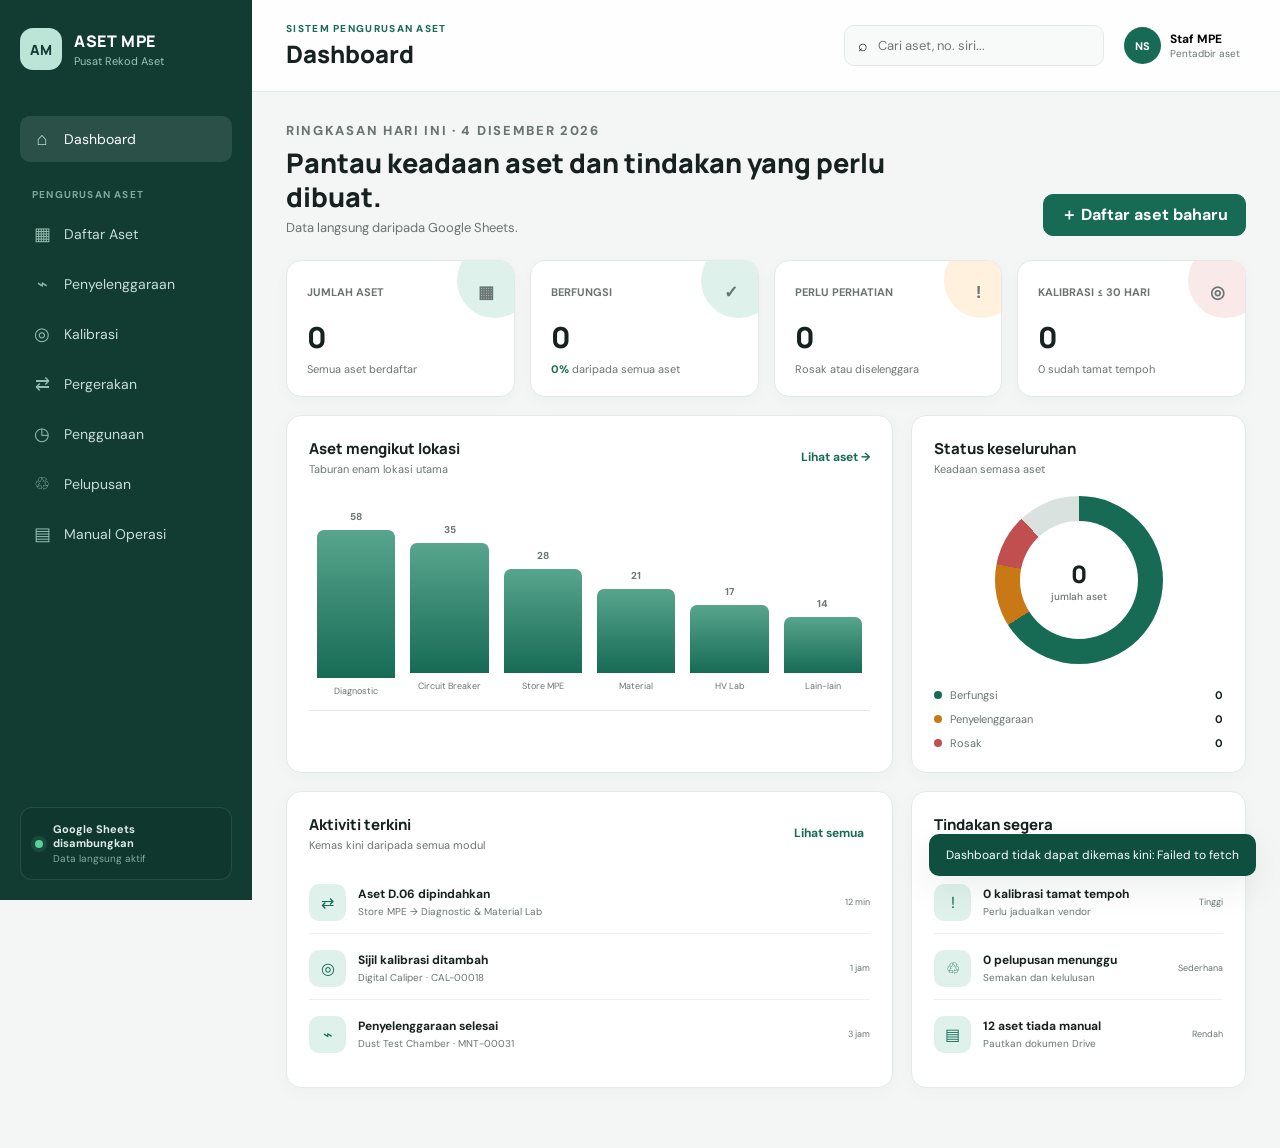
<file: index.html>
<!doctype html>
<html lang="ms">
  <head>
    <meta charset="UTF-8" />
    <meta name="viewport" content="width=device-width, initial-scale=1.0" />
    <meta
      name="description"
      content="Sistem pengurusan aset MPE untuk pendaftaran, penyelenggaraan, kalibrasi, pergerakan, penggunaan, pelupusan dan manual operasi."
    />
    <title>ASET MPE — Sistem Pengurusan Aset</title>
    <link rel="preconnect" href="https://fonts.googleapis.com" />
    <link rel="preconnect" href="https://fonts.gstatic.com" crossorigin />
    <link
      href="https://fonts.googleapis.com/css2?family=DM+Sans:wght@400;500;600;700&family=Manrope:wght@600;700;800&display=swap"
      rel="stylesheet"
    />
    <link rel="stylesheet" href="assets/css/styles.css" />
  </head>
  <body>
    <div class="app-shell">
      <aside class="sidebar" id="sidebar">
        <a class="brand" href="#dashboard" aria-label="ASET MPE">
          <span class="brand-mark">AM</span>
          <span><strong>ASET MPE</strong><small>Pusat Rekod Aset</small></span>
        </a>

        <nav class="main-nav" aria-label="Navigasi utama">
          <a href="#dashboard" data-route="dashboard" class="active"><span>⌂</span> Dashboard</a>
          <p>Pengurusan aset</p>
          <a href="#assets" data-route="assets"><span>▦</span> Daftar Aset</a>
          <a href="#maintenance" data-route="maintenance"><span>⌁</span> Penyelenggaraan</a>
          <a href="#calibration" data-route="calibration"><span>◎</span> Kalibrasi</a>
          <a href="#movements" data-route="movements"><span>⇄</span> Pergerakan</a>
          <a href="#usage" data-route="usage"><span>◷</span> Penggunaan</a>
          <a href="#disposals" data-route="disposals"><span>♲</span> Pelupusan</a>
          <a href="#manuals" data-route="manuals"><span>▤</span> Manual Operasi</a>
        </nav>

        <div class="sidebar-footer" id="connectionStatus">
          <span class="status-dot"></span>
          <div><strong>Memeriksa sambungan</strong><small>Sila tunggu...</small></div>
        </div>
      </aside>

      <main class="main-content">
        <header class="topbar">
          <button class="icon-button menu-button" id="menuButton" aria-label="Buka menu">☰</button>
          <div>
            <p class="eyebrow">SISTEM PENGURUSAN ASET</p>
            <h1 id="pageTitle">Dashboard</h1>
          </div>
          <div class="topbar-actions">
            <label class="search-field">
              <span>⌕</span>
              <input id="globalSearch" type="search" placeholder="Cari aset, no. siri..." />
            </label>
            <button class="profile" aria-label="Profil pengguna">
              <span>NS</span>
              <span><strong>Staf MPE</strong><small>Pentadbir aset</small></span>
            </button>
          </div>
        </header>

        <section id="app" class="page" aria-live="polite"></section>
      </main>
    </div>

    <div class="modal-backdrop" id="modal" hidden>
      <div class="modal" role="dialog" aria-modal="true" aria-labelledby="modalTitle">
        <button class="modal-close" id="modalClose" aria-label="Tutup">×</button>
        <p class="eyebrow">REKOD BAHARU</p>
        <h2 id="modalTitle">Tambah rekod</h2>
        <form id="recordForm" class="record-form"></form>
      </div>
    </div>

    <div class="toast" id="toast" role="status"></div>
    <script src="assets/js/config.js"></script>
    <script src="assets/js/api.js"></script>
    <script src="assets/js/app.js"></script>
  </body>
</html>
</file>
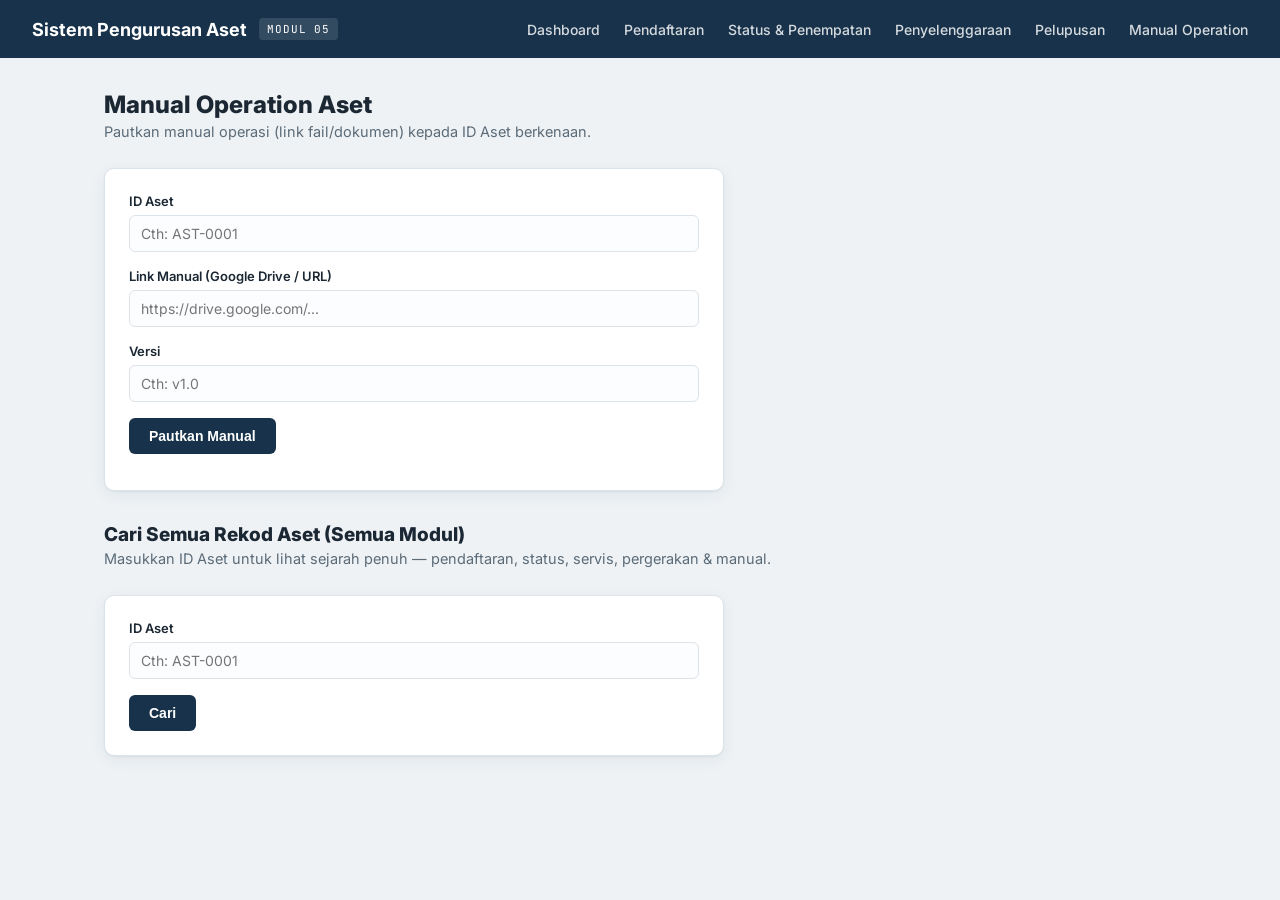
<file: pages/manual-dashboard.html>
<!DOCTYPE html>
<html lang="ms">
<head>
<meta charset="UTF-8">
<meta name="viewport" content="width=device-width, initial-scale=1.0">
<title>Manual Operation</title>
<link rel="stylesheet" href="../css/style.css">
</head>
<body>

  <header class="topbar">
    <div class="brand">
      <h1>Sistem Pengurusan Aset</h1>
      <span class="tag">MODUL 05</span>
    </div>
    <nav>
      <a href="../index.html">Dashboard</a>
      <a href="pendaftaran.html">Pendaftaran</a>
      <a href="status-penempatan.html">Status &amp; Penempatan</a>
      <a href="penyelenggaraan.html">Penyelenggaraan</a>
      <a href="pelupusan-penggunaan.html">Pelupusan</a>
      <a href="manual-dashboard.html">Manual Operation</a>
    </nav>
  </header>

  <main>
    <h2 class="page-title">Manual Operation Aset</h2>
    <p class="page-subtitle">Pautkan manual operasi (link fail/dokumen) kepada ID Aset berkenaan.</p>

    <div class="form-card">
      <form id="formManual">
        <div class="field">
          <label for="idAset">ID Aset</label>
          <input type="text" id="idAset" required placeholder="Cth: AST-0001">
        </div>
        <div class="field">
          <label for="link">Link Manual (Google Drive / URL)</label>
          <input type="url" id="link" required placeholder="https://drive.google.com/...">
        </div>
        <div class="field">
          <label for="versi">Versi</label>
          <input type="text" id="versi" placeholder="Cth: v1.0">
        </div>
        <button type="submit" class="btn">Pautkan Manual</button>
        <div id="statusMsg" class="status-msg"></div>
      </form>
    </div>

    <h2 class="page-title" style="font-size:19px; margin-top:32px;">Cari Semua Rekod Aset (Semua Modul)</h2>
    <p class="page-subtitle">Masukkan ID Aset untuk lihat sejarah penuh — pendaftaran, status, servis, pergerakan &amp; manual.</p>
    <div class="form-card">
      <div class="field">
        <label for="cariId">ID Aset</label>
        <input type="text" id="cariId" placeholder="Cth: AST-0001">
      </div>
      <button class="btn" id="btnCari">Cari</button>
    </div>

    <div id="hasilCarian" style="margin-top:20px;"></div>
  </main>

  <script src="../js/api.js"></script>
  <script>
    document.getElementById('formManual').addEventListener('submit', async (e) => {
      e.preventDefault();
      const record = {
        IDAset: document.getElementById('idAset').value.trim(),
        LinkManual: document.getElementById('link').value.trim(),
        Versi: document.getElementById('versi').value.trim() || 'v1.0'
      };
      const msgEl = document.getElementById('statusMsg');
      try {
        await postData('ManualOperation', record);
        showStatus(msgEl, 'Manual berjaya dipautkan kepada aset.', 'ok');
        e.target.reset();
      } catch (err) {
        showStatus(msgEl, 'Gagal: ' + err.message, 'error');
      }
    });

    document.getElementById('btnCari').addEventListener('click', async () => {
      const id = document.getElementById('cariId').value.trim();
      const hasil = document.getElementById('hasilCarian');
      if (!id) return;
      hasil.innerHTML = 'Mencari...';

      try {
        const [aset, status, servis, manual, pergerakan] = await Promise.all([
          getData('SenaraiAset', id),
          getData('StatusAset', id),
          getData('Penyelenggaraan', id),
          getData('ManualOperation', id),
          getData('Pergerakan', id)
        ]);

        if (aset.length === 0) {
          hasil.innerHTML = '<p>Tiada aset dijumpai dengan ID tersebut.</p>';
          return;
        }

        const a = aset[0];
        hasil.innerHTML = `
          <div class="form-card">
            <h3>${a.Nama} <span class="tag-id">${a.IDAset}</span></h3>
            <p><strong>Kategori:</strong> ${a.Kategori} &nbsp; | &nbsp; <strong>Lokasi:</strong> ${a.LokasiSemasa}</p>
            <p><strong>Manual Operation:</strong> ${
              manual.length ? manual.map(m => `<a href="${m.LinkManual}" target="_blank">${m.Versi || 'Manual'}</a>`).join(', ')
                            : 'Belum dipautkan'
            }</p>
            <p><strong>Status Terkini:</strong> ${status.length ? status[status.length - 1].Status : 'Belum direkod'}</p>
            <p><strong>Bilangan Rekod Servis:</strong> ${servis.length}</p>
            <p><strong>Bilangan Pergerakan:</strong> ${pergerakan.length}</p>
          </div>
        `;
      } catch (err) {
        hasil.innerHTML = `<p>Ralat: ${err.message}</p>`;
      }
    });
  </script>

</body>
</html>
</file>
<file: assets/css/styles.css>
:root {
  --ink: #17211f;
  --muted: #697572;
  --line: #e3e9e7;
  --panel: #ffffff;
  --canvas: #f3f6f5;
  --green: #176b55;
  --green-dark: #0e4f3f;
  --mint: #dff1eb;
  --amber: #c97816;
  --red: #c24f4f;
  --blue: #3f6fb6;
  --shadow: 0 12px 35px rgba(18, 49, 41, 0.08);
}

* { box-sizing: border-box; }
html { scroll-behavior: smooth; }
body {
  margin: 0;
  min-width: 320px;
  color: var(--ink);
  background: var(--canvas);
  font-family: "DM Sans", sans-serif;
}
button, input, select, textarea { font: inherit; }
button, a { -webkit-tap-highlight-color: transparent; }

.app-shell { min-height: 100vh; }
.sidebar {
  position: fixed;
  inset: 0 auto 0 0;
  z-index: 20;
  display: flex;
  width: 252px;
  flex-direction: column;
  padding: 28px 20px 20px;
  color: #d9ebe5;
  background: #123c32;
}
.brand {
  display: flex;
  align-items: center;
  gap: 12px;
  color: white;
  text-decoration: none;
}
.brand-mark {
  display: grid;
  width: 42px;
  height: 42px;
  place-items: center;
  border-radius: 13px;
  color: #123c32;
  background: #bce4d7;
  font: 800 14px "Manrope", sans-serif;
}
.brand strong, .brand small { display: block; }
.brand strong { font: 800 16px "Manrope", sans-serif; letter-spacing: .04em; }
.brand small { margin-top: 2px; color: #9ec4b9; font-size: 11px; }
.main-nav { margin-top: 42px; }
.main-nav p {
  margin: 26px 12px 10px;
  color: #7fa99e;
  font-size: 10px;
  font-weight: 700;
  letter-spacing: .12em;
  text-transform: uppercase;
}
.main-nav a {
  display: flex;
  align-items: center;
  gap: 12px;
  margin: 4px 0;
  padding: 11px 12px;
  border-radius: 10px;
  color: #c7ddd6;
  font-size: 14px;
  text-decoration: none;
  transition: .2s ease;
}
.main-nav a span { width: 20px; color: #96bdb2; font-size: 18px; text-align: center; }
.main-nav a:hover, .main-nav a.active { color: white; background: rgba(255,255,255,.1); }
.main-nav a.active span { color: #bfe8da; }
.sidebar-footer {
  display: flex;
  align-items: center;
  gap: 10px;
  margin-top: auto;
  padding: 14px;
  border: 1px solid rgba(255,255,255,.1);
  border-radius: 12px;
  background: rgba(0,0,0,.08);
}
.sidebar-footer strong, .sidebar-footer small { display: block; }
.sidebar-footer strong { color: #dcece7; font-size: 11px; }
.sidebar-footer small { margin-top: 2px; color: #86aa9f; font-size: 10px; }
.status-dot { width: 8px; height: 8px; border-radius: 50%; background: #59d19b; box-shadow: 0 0 0 4px rgba(89,209,155,.12); }

.main-content { min-height: 100vh; margin-left: 252px; }
.topbar {
  display: flex;
  height: 92px;
  align-items: center;
  gap: 18px;
  padding: 0 34px;
  border-bottom: 1px solid var(--line);
  background: rgba(255,255,255,.88);
  backdrop-filter: blur(10px);
}
.topbar h1 { margin: 2px 0 0; font: 800 24px "Manrope", sans-serif; }
.eyebrow { margin: 0; color: var(--green); font-size: 10px; font-weight: 800; letter-spacing: .13em; }
.topbar-actions { display: flex; align-items: center; gap: 14px; margin-left: auto; }
.search-field {
  display: flex;
  width: 260px;
  align-items: center;
  gap: 8px;
  padding: 9px 13px;
  border: 1px solid var(--line);
  border-radius: 10px;
  background: #f8faf9;
}
.search-field input { width: 100%; border: 0; outline: 0; background: transparent; font-size: 13px; }
.profile { display: flex; align-items: center; gap: 9px; border: 0; background: transparent; text-align: left; }
.profile > span:first-child {
  display: grid;
  width: 37px;
  height: 37px;
  place-items: center;
  border-radius: 50%;
  color: white;
  background: var(--green);
  font-size: 11px;
  font-weight: 700;
}
.profile strong, .profile small { display: block; }
.profile strong { font-size: 12px; }
.profile small { color: var(--muted); font-size: 10px; }
.menu-button { display: none; }
.page { padding: 30px 34px 60px; }

.hero {
  display: flex;
  align-items: flex-end;
  justify-content: space-between;
  gap: 24px;
  margin-bottom: 24px;
}
.hero h2 { max-width: 650px; margin: 7px 0 5px; font: 800 27px/1.25 "Manrope", sans-serif; }
.hero p { margin: 0; color: var(--muted); font-size: 13px; }
.button {
  display: inline-flex;
  min-height: 42px;
  align-items: center;
  justify-content: center;
  gap: 8px;
  padding: 0 17px;
  border: 1px solid var(--green);
  border-radius: 10px;
  color: white;
  background: var(--green);
  cursor: pointer;
  font-weight: 700;
}
.button:hover { background: var(--green-dark); }
.button.secondary { border-color: var(--line); color: var(--ink); background: white; }
.button.small { min-height: 34px; padding: 0 12px; font-size: 12px; }

.kpi-grid {
  display: grid;
  grid-template-columns: repeat(4, minmax(0, 1fr));
  gap: 15px;
  margin-bottom: 18px;
}
.kpi-card {
  position: relative;
  overflow: hidden;
  padding: 20px;
  border: 1px solid var(--line);
  border-radius: 15px;
  background: var(--panel);
  box-shadow: 0 4px 15px rgba(27,68,56,.03);
}
.kpi-card::after {
  position: absolute;
  top: -18px;
  right: -18px;
  width: 75px;
  height: 75px;
  border-radius: 50%;
  background: var(--card-tint, var(--mint));
  content: "";
}
.kpi-head { display: flex; align-items: center; justify-content: space-between; color: var(--muted); font-size: 11px; font-weight: 700; text-transform: uppercase; }
.kpi-icon { position: relative; z-index: 1; font-size: 17px; }
.kpi-value { margin-top: 14px; font: 800 29px "Manrope", sans-serif; }
.kpi-foot { margin-top: 5px; color: var(--muted); font-size: 11px; }
.kpi-foot strong { color: var(--green); }

.dashboard-grid { display: grid; grid-template-columns: 1.45fr .8fr; gap: 18px; }
.panel {
  padding: 22px;
  border: 1px solid var(--line);
  border-radius: 15px;
  background: var(--panel);
  box-shadow: 0 4px 18px rgba(27,68,56,.03);
}
.panel-header { display: flex; align-items: center; justify-content: space-between; gap: 14px; margin-bottom: 20px; }
.panel-header h3 { margin: 0; font: 750 15px "Manrope", sans-serif; }
.panel-header p { margin: 3px 0 0; color: var(--muted); font-size: 11px; }
.link { border: 0; color: var(--green); background: none; cursor: pointer; font-size: 12px; font-weight: 700; text-decoration: none; }

.bar-chart { display: flex; height: 215px; align-items: flex-end; gap: 15px; padding: 14px 8px 0; border-bottom: 1px solid var(--line); }
.bar-column { display: flex; height: 100%; flex: 1; flex-direction: column; justify-content: flex-end; text-align: center; }
.bar-value { margin-bottom: 7px; color: var(--muted); font-size: 10px; font-weight: 700; }
.bar { min-height: 8px; border-radius: 7px 7px 0 0; background: linear-gradient(180deg, #58a58d, #176b55); }
.bar-label { height: 37px; padding-top: 8px; color: var(--muted); font-size: 9px; line-height: 1.15; }

.status-ring {
  position: relative;
  width: 168px;
  height: 168px;
  margin: 12px auto 24px;
  border-radius: 50%;
  background: conic-gradient(var(--green) 0 66%, var(--amber) 66% 78%, var(--red) 78% 88%, #d9e2df 88%);
}
.status-ring::after { position: absolute; inset: 25px; border-radius: 50%; background: white; content: ""; }
.status-ring span { position: absolute; z-index: 1; inset: 0; display: grid; place-content: center; text-align: center; font: 800 24px "Manrope"; }
.status-ring small { display: block; color: var(--muted); font: 500 10px "DM Sans"; }
.legend { display: grid; gap: 10px; }
.legend-row { display: flex; align-items: center; gap: 8px; color: var(--muted); font-size: 11px; }
.legend-row::before { width: 8px; height: 8px; border-radius: 50%; background: var(--dot); content: ""; }
.legend-row strong { margin-left: auto; color: var(--ink); }

.activity-list { display: grid; gap: 4px; }
.activity {
  display: grid;
  grid-template-columns: 37px 1fr auto;
  align-items: center;
  gap: 12px;
  padding: 12px 0;
  border-bottom: 1px solid #edf1ef;
}
.activity:last-child { border: 0; }
.activity-icon { display: grid; width: 37px; height: 37px; place-items: center; border-radius: 10px; background: var(--mint); color: var(--green); }
.activity strong, .activity small { display: block; }
.activity strong { font-size: 12px; }
.activity small { margin-top: 3px; color: var(--muted); font-size: 10px; }
.activity time { color: var(--muted); font-size: 9px; }

.module-toolbar { display: flex; flex-wrap: wrap; gap: 10px; margin-bottom: 15px; }
.module-toolbar .search-field { flex: 1; min-width: 220px; background: white; }
.filter-select { min-height: 42px; padding: 0 35px 0 13px; border: 1px solid var(--line); border-radius: 10px; color: var(--ink); background: white; }
.table-panel { overflow: hidden; padding: 0; }
.data-table { width: 100%; border-collapse: collapse; }
.data-table th { padding: 13px 16px; color: var(--muted); background: #f7f9f8; font-size: 10px; letter-spacing: .06em; text-align: left; text-transform: uppercase; }
.data-table td { padding: 14px 16px; border-top: 1px solid #edf1ef; font-size: 12px; vertical-align: middle; }
.data-table tbody tr:hover { background: #fbfcfc; }
.asset-name strong, .asset-name small { display: block; }
.asset-name small { margin-top: 3px; color: var(--muted); }
.badge { display: inline-flex; align-items: center; gap: 5px; padding: 5px 8px; border-radius: 20px; background: #edf2f0; color: #53615d; font-size: 10px; font-weight: 700; white-space: nowrap; }
.badge::before { width: 6px; height: 6px; border-radius: 50%; background: currentColor; content: ""; }
.badge.green { color: var(--green); background: var(--mint); }
.badge.red { color: var(--red); background: #fae9e9; }
.badge.amber { color: var(--amber); background: #fff1dd; }
.badge.blue { color: var(--blue); background: #e8eff9; }
.empty-state { padding: 55px 20px; color: var(--muted); text-align: center; }

.modal-backdrop { position: fixed; z-index: 50; inset: 0; display: grid; place-items: center; padding: 20px; background: rgba(12,29,25,.55); backdrop-filter: blur(3px); }
.modal-backdrop[hidden] { display: none; }
.modal { position: relative; width: min(680px, 100%); max-height: 90vh; overflow: auto; padding: 28px; border-radius: 18px; background: white; box-shadow: var(--shadow); }
.modal h2 { margin: 5px 0 22px; font: 800 22px "Manrope"; }
.modal-close { position: absolute; top: 16px; right: 18px; border: 0; color: var(--muted); background: none; cursor: pointer; font-size: 26px; }
.record-form { display: grid; grid-template-columns: 1fr 1fr; gap: 15px; }
.field { display: grid; gap: 6px; color: #46514e; font-size: 11px; font-weight: 700; }
.field.full { grid-column: 1 / -1; }
.field input, .field select, .field textarea { width: 100%; min-height: 42px; padding: 10px 12px; border: 1px solid var(--line); border-radius: 9px; outline: none; background: #fbfcfc; }
.field input:focus, .field select:focus, .field textarea:focus { border-color: var(--green); box-shadow: 0 0 0 3px rgba(23,107,85,.09); }
.form-actions { display: flex; grid-column: 1 / -1; justify-content: flex-end; gap: 10px; margin-top: 8px; }
.toast { position: fixed; z-index: 70; right: 24px; bottom: 24px; padding: 13px 17px; border-radius: 10px; color: white; background: var(--green-dark); box-shadow: var(--shadow); opacity: 0; transform: translateY(12px); pointer-events: none; transition: .2s; font-size: 12px; }
.toast.show { opacity: 1; transform: translateY(0); }

@media (max-width: 1050px) {
  .kpi-grid { grid-template-columns: repeat(2, 1fr); }
  .dashboard-grid { grid-template-columns: 1fr; }
}
@media (max-width: 760px) {
  .sidebar { transform: translateX(-100%); transition: transform .25s ease; }
  .sidebar.open { transform: translateX(0); box-shadow: 20px 0 50px rgba(0,0,0,.2); }
  .main-content { margin-left: 0; }
  .menu-button { display: inline-grid; }
  .icon-button { width: 40px; height: 40px; place-items: center; border: 1px solid var(--line); border-radius: 9px; background: white; }
  .topbar { height: 78px; padding: 0 18px; }
  .topbar h1 { font-size: 20px; }
  .topbar .eyebrow, .profile > span:last-child, .topbar .search-field { display: none; }
  .page { padding: 22px 16px 50px; }
  .hero { align-items: stretch; flex-direction: column; }
  .hero h2 { font-size: 23px; }
  .hero .button { width: 100%; }
  .kpi-grid { grid-template-columns: 1fr 1fr; gap: 10px; }
  .kpi-card { padding: 16px; }
  .kpi-value { font-size: 24px; }
  .panel { padding: 17px; }
  .table-panel { overflow-x: auto; }
  .data-table { min-width: 700px; }
}
@media (max-width: 460px) {
  .kpi-grid { grid-template-columns: 1fr; }
  .record-form { grid-template-columns: 1fr; }
  .field.full, .form-actions { grid-column: auto; }
  .bar-chart { gap: 7px; }
}
</file>
<file: css/style.css>
/* ============================================================
   Sistem Pengurusan Aset — Stylesheet Utama
   Semua halaman/modul import fail ini supaya rupa konsisten.
   ============================================================ */

@import url('https://fonts.googleapis.com/css2?family=Inter:wght@400;500;600;700;800&family=JetBrains+Mono:wght@500;600&display=swap');

:root {
  --navy: #17324A;
  --navy-2: #1F425F;
  --slate: #55697C;
  --bg: #EEF2F5;
  --card: #FFFFFF;
  --line: #DCE3E9;
  --text: #1B2733;
  --text-soft: #5B6B78;

  --ok: #1E8E77;
  --ok-bg: #E4F5F0;
  --warn: #C08A2E;
  --warn-bg: #FBF1DF;
  --danger: #B33F32;
  --danger-bg: #FBEAE7;

  --radius: 10px;
  --shadow: 0 1px 2px rgba(23, 50, 74, 0.06), 0 4px 16px rgba(23, 50, 74, 0.06);
}

* { box-sizing: border-box; }

body {
  margin: 0;
  font-family: 'Inter', system-ui, sans-serif;
  background: var(--bg);
  color: var(--text);
  -webkit-font-smoothing: antialiased;
}

/* ---------- Header ---------- */
.topbar {
  background: var(--navy);
  color: #fff;
  padding: 18px 32px;
  display: flex;
  align-items: center;
  justify-content: space-between;
  flex-wrap: wrap;
  gap: 12px;
}

.topbar .brand {
  display: flex;
  align-items: center;
  gap: 12px;
}

.topbar .tag {
  font-family: 'JetBrains Mono', monospace;
  font-size: 11px;
  letter-spacing: 0.08em;
  background: rgba(255,255,255,0.12);
  padding: 4px 8px;
  border-radius: 4px;
}

.topbar h1 {
  font-size: 18px;
  font-weight: 700;
  margin: 0;
}

.topbar nav a {
  color: rgba(255,255,255,0.82);
  text-decoration: none;
  font-size: 14px;
  font-weight: 500;
  margin-left: 20px;
}
.topbar nav a:hover { color: #fff; }

main {
  max-width: 1120px;
  margin: 0 auto;
  padding: 32px 24px 64px;
}

.page-title {
  font-size: 24px;
  font-weight: 800;
  margin: 0 0 4px;
}
.page-subtitle {
  color: var(--text-soft);
  margin: 0 0 28px;
  font-size: 14.5px;
}

/* ---------- Stat cards (dashboard) ---------- */
.stat-grid {
  display: grid;
  grid-template-columns: repeat(auto-fit, minmax(180px, 1fr));
  gap: 16px;
  margin-bottom: 32px;
}

.stat-card {
  background: var(--card);
  border: 1px solid var(--line);
  border-radius: var(--radius);
  padding: 18px 20px;
  box-shadow: var(--shadow);
}

.stat-card .label {
  font-size: 12.5px;
  color: var(--text-soft);
  font-weight: 600;
  text-transform: uppercase;
  letter-spacing: 0.04em;
}

.stat-card .value {
  font-family: 'JetBrains Mono', monospace;
  font-size: 30px;
  font-weight: 600;
  margin-top: 6px;
  color: var(--navy);
}

.stat-card.ok .value { color: var(--ok); }
.stat-card.danger .value { color: var(--danger); }

/* ---------- Module cards ---------- */
.module-grid {
  display: grid;
  grid-template-columns: repeat(auto-fit, minmax(230px, 1fr));
  gap: 18px;
}

.module-card {
  background: var(--card);
  border: 1px solid var(--line);
  border-radius: var(--radius);
  padding: 22px;
  text-decoration: none;
  color: var(--text);
  display: flex;
  flex-direction: column;
  gap: 10px;
  box-shadow: var(--shadow);
  transition: transform 0.12s ease, border-color 0.12s ease;
}
.module-card:hover {
  transform: translateY(-2px);
  border-color: var(--navy-2);
}

.module-card .num {
  font-family: 'JetBrains Mono', monospace;
  font-size: 12px;
  color: var(--text-soft);
  letter-spacing: 0.08em;
}

.module-card h3 {
  margin: 0;
  font-size: 16.5px;
  font-weight: 700;
}

.module-card p {
  margin: 0;
  font-size: 13.5px;
  color: var(--text-soft);
  line-height: 1.5;
}

.module-card .owner {
  margin-top: auto;
  font-size: 12px;
  color: var(--navy-2);
  font-weight: 600;
}

/* ---------- Forms ---------- */
.form-card {
  background: var(--card);
  border: 1px solid var(--line);
  border-radius: var(--radius);
  padding: 24px;
  box-shadow: var(--shadow);
  max-width: 620px;
}

.field { margin-bottom: 16px; }
.field label {
  display: block;
  font-size: 13px;
  font-weight: 600;
  margin-bottom: 6px;
  color: var(--text);
}
.field input, .field select, .field textarea {
  width: 100%;
  padding: 9px 11px;
  border: 1px solid var(--line);
  border-radius: 6px;
  font-family: inherit;
  font-size: 14px;
  background: #FCFDFE;
}
.field input:focus, .field select:focus, .field textarea:focus {
  outline: 2px solid var(--navy-2);
  outline-offset: 1px;
}

button.btn {
  background: var(--navy);
  color: #fff;
  border: none;
  padding: 10px 20px;
  border-radius: 6px;
  font-size: 14px;
  font-weight: 600;
  cursor: pointer;
}
button.btn:hover { background: var(--navy-2); }

/* ---------- Status tags & messages ---------- */
.tag-id {
  font-family: 'JetBrains Mono', monospace;
  font-size: 12.5px;
  background: #EEF2F5;
  border: 1px solid var(--line);
  padding: 2px 7px;
  border-radius: 4px;
}

.badge {
  display: inline-block;
  font-size: 12px;
  font-weight: 600;
  padding: 3px 9px;
  border-radius: 20px;
}
.badge.ok { background: var(--ok-bg); color: var(--ok); }
.badge.warn { background: var(--warn-bg); color: var(--warn); }
.badge.danger { background: var(--danger-bg); color: var(--danger); }

.status-msg {
  margin-top: 12px;
  font-size: 13.5px;
  font-weight: 600;
}
.status-ok { color: var(--ok); }
.status-error { color: var(--danger); }

/* ---------- Table ---------- */
table {
  width: 100%;
  border-collapse: collapse;
  background: var(--card);
  border-radius: var(--radius);
  overflow: hidden;
  box-shadow: var(--shadow);
}
th, td {
  text-align: left;
  padding: 10px 14px;
  font-size: 13.5px;
  border-bottom: 1px solid var(--line);
}
th {
  background: #F5F8FA;
  font-weight: 700;
  color: var(--navy);
  text-transform: uppercase;
  font-size: 11.5px;
  letter-spacing: 0.04em;
}

@media (max-width: 640px) {
  main { padding: 24px 16px 48px; }
  .topbar { padding: 14px 18px; }
}
</file>
